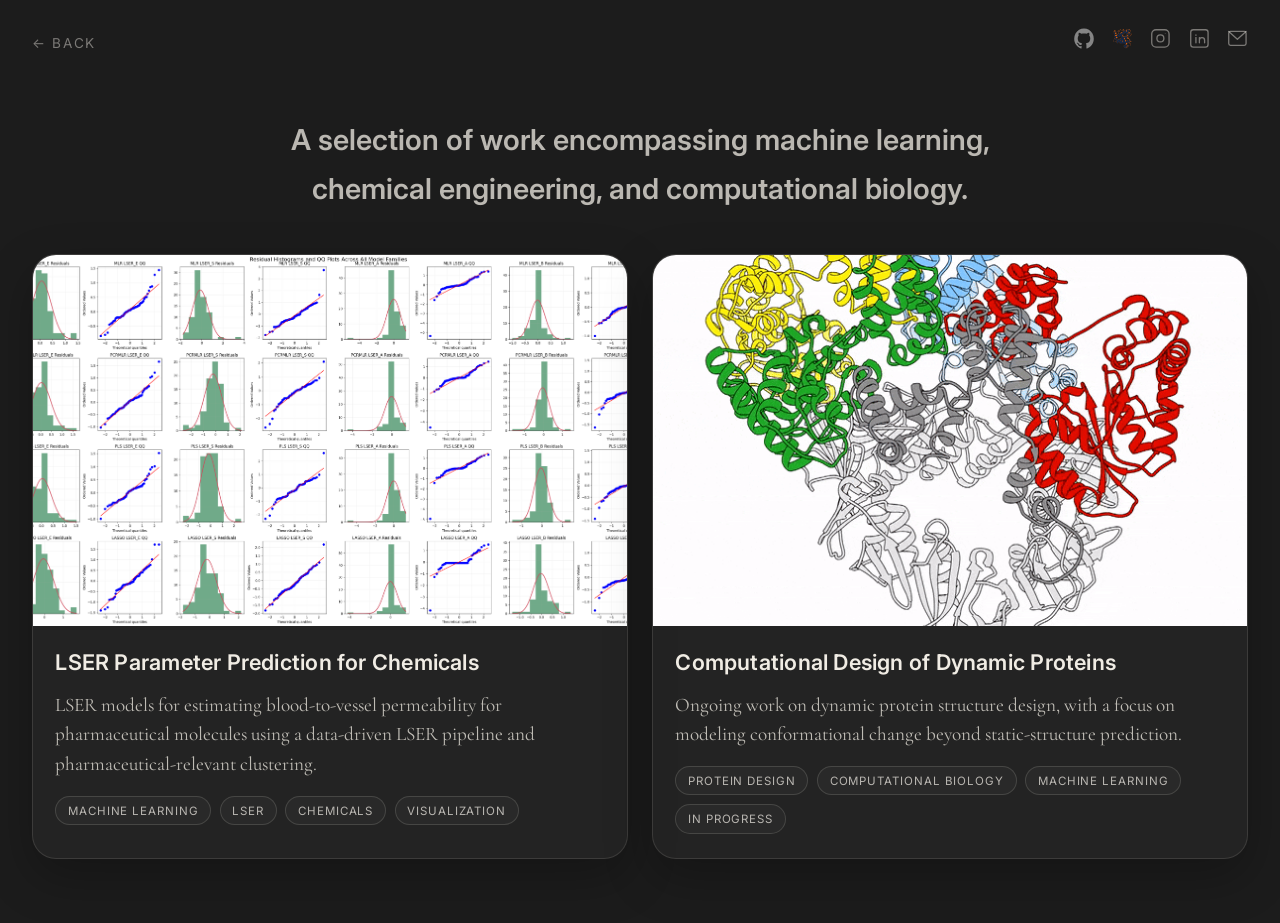
<file: projects/index.html>
<!DOCTYPE html>
<html lang="en">
<head>
  <meta charset="UTF-8" />
  <meta name="viewport" content="width=device-width, initial-scale=1.0" />
  <title>Projects — Architesh Prasad</title>
  <link rel="stylesheet" href="../style.css" />
  <link rel="preconnect" href="https://fonts.googleapis.com" />
  <link rel="preconnect" href="https://fonts.gstatic.com" crossorigin />
  <link href="https://fonts.googleapis.com/css2?family=Cormorant+Garamond:wght@300;400&family=Inter:wght@300;400;500;600&display=swap" rel="stylesheet" />
  <script src="https://3Dmol.csb.pitt.edu/build/3Dmol-min.js"></script>
</head>
<body>
  <div id="proteinViewer" class="protein-viewer"></div>
  <main class="projects-index">
    <a href="/" class="project-back">← Back</a>

    <section class="projects-header">
      <p class="projects-intro">
        A selection of work encompassing machine learning, chemical engineering, and computational biology.
      </p>
    </section>

    <section class="project-grid" aria-label="Project cards">
      <a class="project-card" href="./lser/">
        <div class="project-card-media">
          <img
            class="project-card-poster"
            src="./lser/assets/preview.png"
            alt="LSER project preview poster"
          />
          <iframe
            class="project-card-hover"
            src="./lser/assets/preview.html"
            title="LSER interactive preview"
            loading="lazy"
          ></iframe>
        </div>
        <div class="project-card-body">
          <h2 class="project-card-title">LSER Parameter Prediction for Chemicals</h2>
          <p class="project-card-description">
            LSER models for estimating blood-to-vessel permeability for pharmaceutical molecules using a data-driven LSER pipeline and pharmaceutical-relevant clustering.
          </p>
          <div class="project-card-tags" aria-label="Project tags">
            <span class="project-tag">Machine Learning</span>
            <span class="project-tag">LSER</span>
            <span class="project-tag">Chemicals</span>
            <span class="project-tag">Visualization</span>
          </div>
        </div>
      </a>

      <a class="project-card project-card--gif-preview" href="./dynamic-proteins/" aria-label="Computational Design of Dynamic Proteins">
        <div class="project-card-media">
          <img
            class="project-card-poster"
            src="./dynamic-proteins/assets/vanderbilt_kuriyan_poster.png"
            alt="Computational design of dynamic proteins preview poster"
          />
          <img
            class="project-card-hover project-card-hover-gif"
            data-hover-src="./vanderbilt_kuriyan.gif"
            alt=""
            aria-hidden="true"
          />
        </div>
        <div class="project-card-body">
          <h2 class="project-card-title">Computational Design of Dynamic Proteins</h2>
          <p class="project-card-description">
            Ongoing work on dynamic protein structure design, with a focus on modeling conformational change beyond static-structure prediction.
          </p>
          <div class="project-card-tags" aria-label="Project tags">
            <span class="project-tag">Protein Design</span>
            <span class="project-tag">Computational Biology</span>
            <span class="project-tag">Machine Learning</span>
            <span class="project-tag">In Progress</span>
          </div>
        </div>
      </a>
    </section>
  </main>

  <nav class="social-links">
    <a href="https://github.com/archiitectures" target="_blank" rel="noreferrer" aria-label="GitHub" class="github-link">
      <span class="github-static">
        <img src="../assets/icons/Github.svg" alt="" aria-hidden="true" />
      </span>
      <span class="github-hover">
        <video class="github-hover-video" muted loop playsinline preload="metadata" aria-hidden="true">
          <source src="../assets/icons/Github.webm" type="video/webm" />
        </video>
        <img class="github-hover-gif" src="../assets/icons/Github.gif" alt="" aria-hidden="true" />
      </span>
    </a>
    <button class="protein-toggle" id="proteinToggle" aria-label="Toggle protein background">
      <img src="../assets/icons/protein_bg_icon.svg" alt="" />
    </button>
    <a href="https://instagram.com/archiitectures" target="_blank" rel="noreferrer" aria-label="Instagram">
      <svg xmlns="http://www.w3.org/2000/svg" viewBox="0 0 24 24" fill="none" stroke="currentColor" stroke-width="1.5" stroke-linecap="round" stroke-linejoin="round">
        <rect x="2" y="2" width="20" height="20" rx="5" ry="5"/>
        <circle cx="12" cy="12" r="4"/>
        <circle cx="17.5" cy="6.5" r="0.5" fill="currentColor" stroke="none"/>
      </svg>
    </a>
    <a href="https://www.linkedin.com/in/architesh/" target="_blank" rel="noreferrer" aria-label="LinkedIn">
      <svg xmlns="http://www.w3.org/2000/svg" viewBox="0 0 24 24" fill="none" stroke="currentColor" stroke-width="1.5" stroke-linecap="round" stroke-linejoin="round">
        <rect x="2" y="2" width="20" height="20" rx="3"/>
        <line x1="8" y1="11" x2="8" y2="17"/>
        <line x1="8" y1="8" x2="8" y2="8.5"/>
        <path d="M12 11v6M12 14a3 3 0 0 1 6 0v3"/>
      </svg>
    </a>
    <a href="mailto:archiitectures@gmail.com" aria-label="Email">
      <svg xmlns="http://www.w3.org/2000/svg" viewBox="0 0 24 24" fill="none" stroke="currentColor" stroke-width="1.5" stroke-linecap="round" stroke-linejoin="round">
        <rect x="2" y="4" width="20" height="16" rx="2"/>
        <polyline points="2,4 12,13 22,4"/>
      </svg>
    </a>
  </nav>

  <script src="../script.js"></script>
</body>
</html>
</file>
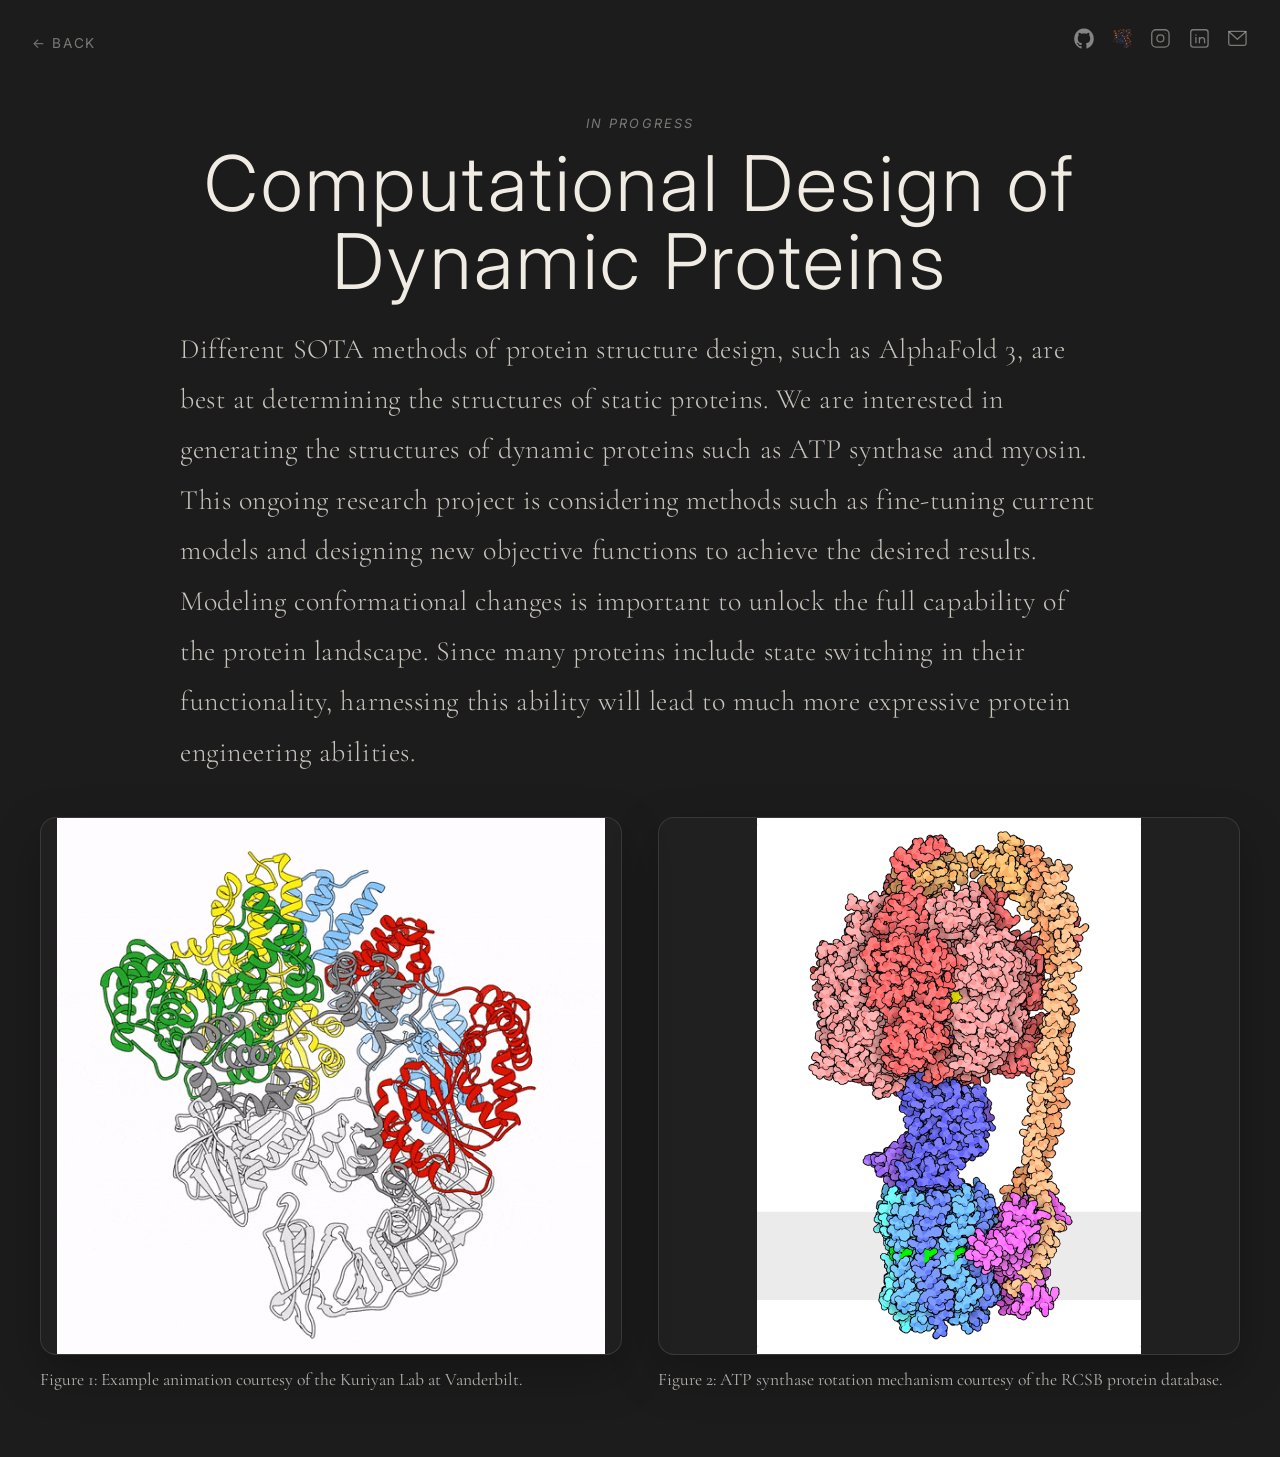
<file: projects/dynamic-proteins/index.html>
<!DOCTYPE html>
<html lang="en">
<head>
  <meta charset="UTF-8" />
  <meta name="viewport" content="width=device-width, initial-scale=1.0" />
  <title>Computational Design of Dynamic Proteins — Architesh Prasad</title>
  <link rel="stylesheet" href="../../style.css" />
  <link rel="preconnect" href="https://fonts.googleapis.com" />
  <link rel="preconnect" href="https://fonts.gstatic.com" crossorigin />
  <link href="https://fonts.googleapis.com/css2?family=Cormorant+Garamond:wght@300;400&family=Inter:wght@300;400&display=swap" rel="stylesheet" />
  <script src="https://3Dmol.csb.pitt.edu/build/3Dmol-min.js"></script>
</head>
<body>
  <div id="proteinViewer" class="protein-viewer"></div>
  <main class="project-page">
    <a href="/projects/" class="project-back">← Back</a>

    <section class="project-hero">
      <p class="project-kicker">In Progress</p>
      <h1 class="project-title">Computational Design of Dynamic Proteins</h1>
      <p class="project-description about-text">
        Different SOTA methods of protein structure design, such as AlphaFold 3, are best at determining the structures of static proteins. We are interested in generating the structures of dynamic proteins such as ATP synthase and myosin. This ongoing research project is considering methods such as fine-tuning current models and designing new objective functions to achieve the desired results. Modeling conformational changes is important to unlock the full capability of the protein landscape. Since many proteins include state switching in their functionality, harnessing this ability will lead to much more expressive protein engineering abilities.
      </p>
    </section>

    <section class="project-figures project-figures--two-up" aria-label="Project figures">
      <article class="figure-card">
        <div class="figure-frame figure-frame--media">
          <img
            class="figure-image"
            src="../vanderbilt_kuriyan.gif"
            alt="Dynamic protein concept animation"
            loading="lazy"
          />
        </div>
        <p class="figure-caption">Figure 1: Example animation courtesy of the Kuriyan Lab at Vanderbilt.</p>
      </article>

      <article class="figure-card">
        <div class="figure-frame figure-frame--media">
          <img
            class="figure-image"
            src="./assets/ATPsynthase_animated.gif"
            alt="ATP synthase rotation mechanism animation"
            loading="lazy"
          />
        </div>
        <p class="figure-caption">Figure 2: ATP synthase rotation mechanism courtesy of the RCSB protein database.</p>
      </article>
    </section>
  </main>

  <nav class="social-links">
    <a href="https://github.com/archiitectures" target="_blank" rel="noreferrer" aria-label="GitHub" class="github-link">
      <span class="github-static">
        <img src="../../assets/icons/Github.svg" alt="" aria-hidden="true" />
      </span>
      <span class="github-hover">
        <video class="github-hover-video" muted loop playsinline preload="metadata" aria-hidden="true">
          <source src="../../assets/icons/Github.webm" type="video/webm" />
        </video>
        <img class="github-hover-gif" src="../../assets/icons/Github.gif" alt="" aria-hidden="true" />
      </span>
    </a>
    <button class="protein-toggle" id="proteinToggle" aria-label="Toggle protein background">
      <img src="../../assets/icons/protein_bg_icon.svg" alt="" />
    </button>
    <a href="https://instagram.com/archiitectures" target="_blank" rel="noreferrer" aria-label="Instagram">
      <svg xmlns="http://www.w3.org/2000/svg" viewBox="0 0 24 24" fill="none" stroke="currentColor" stroke-width="1.5" stroke-linecap="round" stroke-linejoin="round">
        <rect x="2" y="2" width="20" height="20" rx="5" ry="5"/>
        <circle cx="12" cy="12" r="4"/>
        <circle cx="17.5" cy="6.5" r="0.5" fill="currentColor" stroke="none"/>
      </svg>
    </a>
    <a href="https://www.linkedin.com/in/architesh/" target="_blank" rel="noreferrer" aria-label="LinkedIn">
      <svg xmlns="http://www.w3.org/2000/svg" viewBox="0 0 24 24" fill="none" stroke="currentColor" stroke-width="1.5" stroke-linecap="round" stroke-linejoin="round">
        <rect x="2" y="2" width="20" height="20" rx="3"/>
        <line x1="8" y1="11" x2="8" y2="17"/>
        <line x1="8" y1="8" x2="8" y2="8.5"/>
        <path d="M12 11v6M12 14a3 3 0 0 1 6 0v3"/>
      </svg>
    </a>
    <a href="mailto:archiitectures@gmail.com" aria-label="Email">
      <svg xmlns="http://www.w3.org/2000/svg" viewBox="0 0 24 24" fill="none" stroke="currentColor" stroke-width="1.5" stroke-linecap="round" stroke-linejoin="round">
        <rect x="2" y="4" width="20" height="16" rx="2"/>
        <polyline points="2,4 12,13 22,4"/>
      </svg>
    </a>
  </nav>

  <script src="../../script.js"></script>
</body>
</html>
</file>
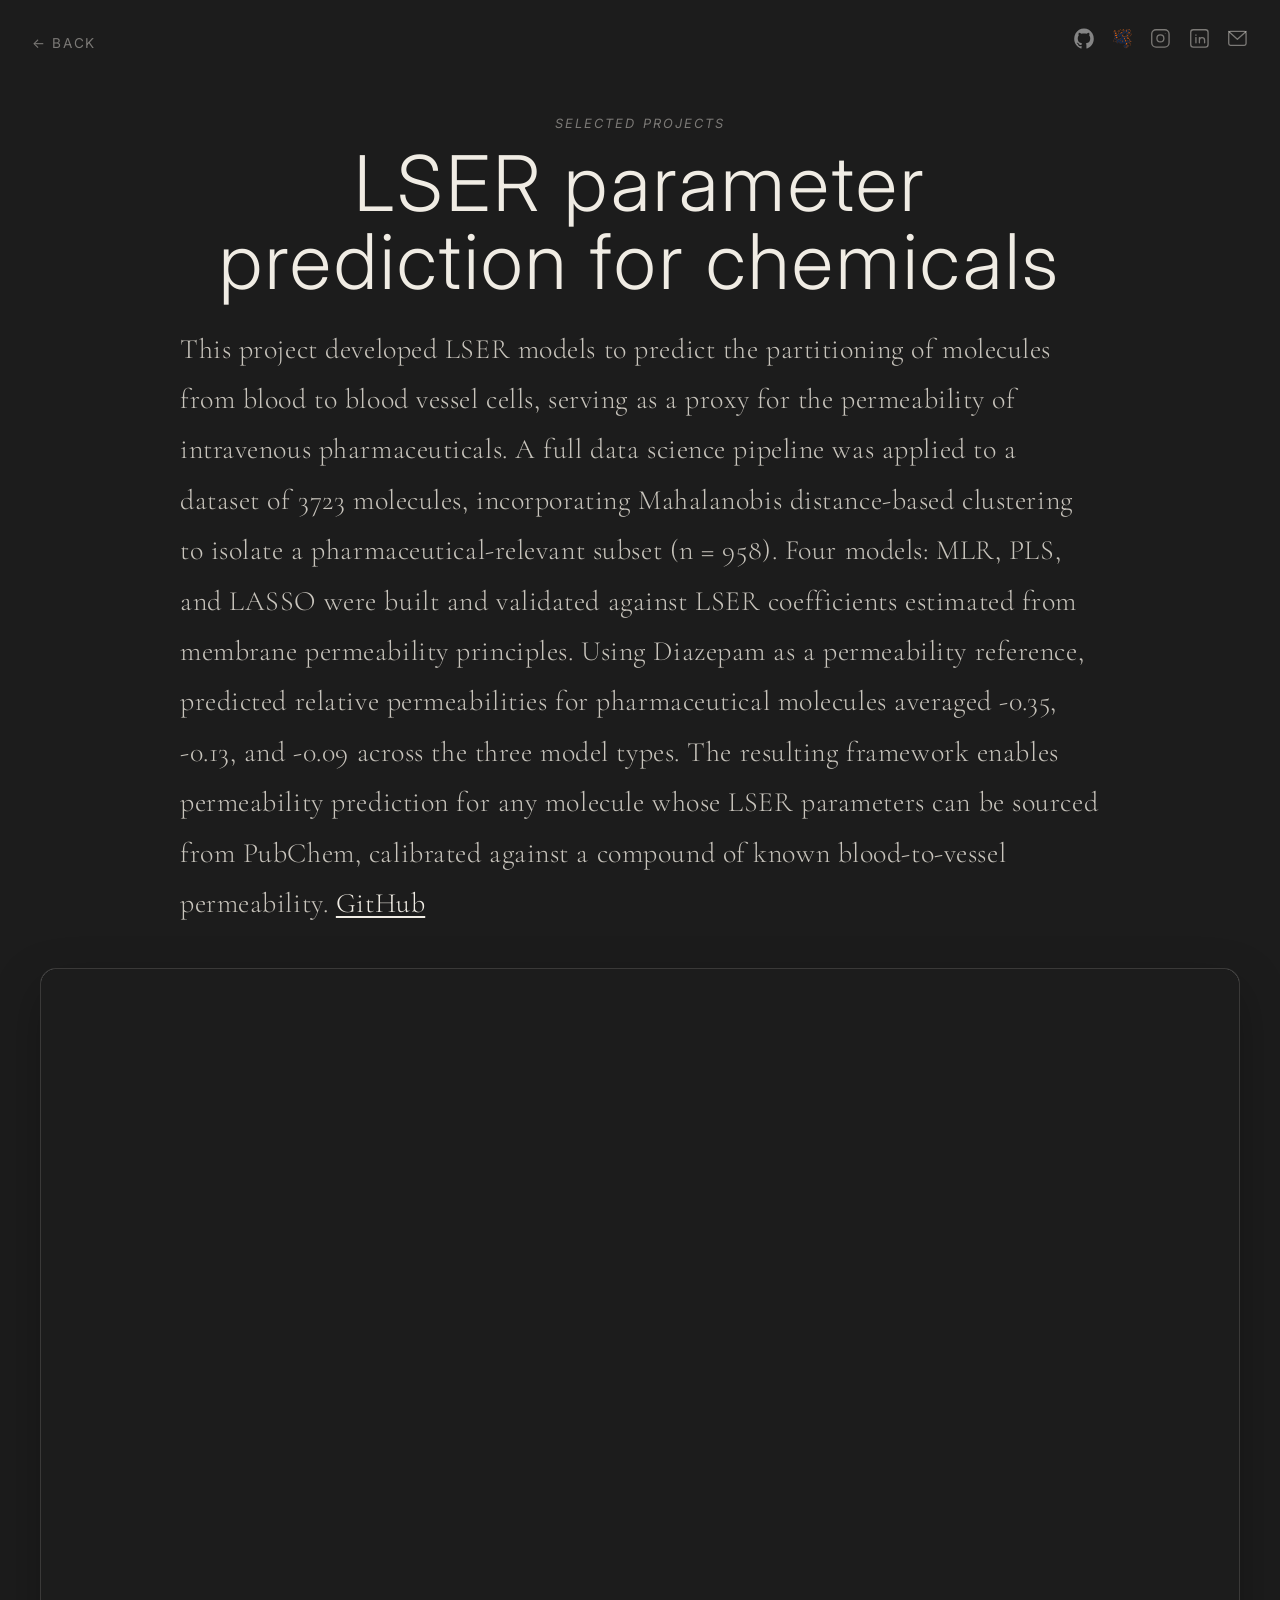
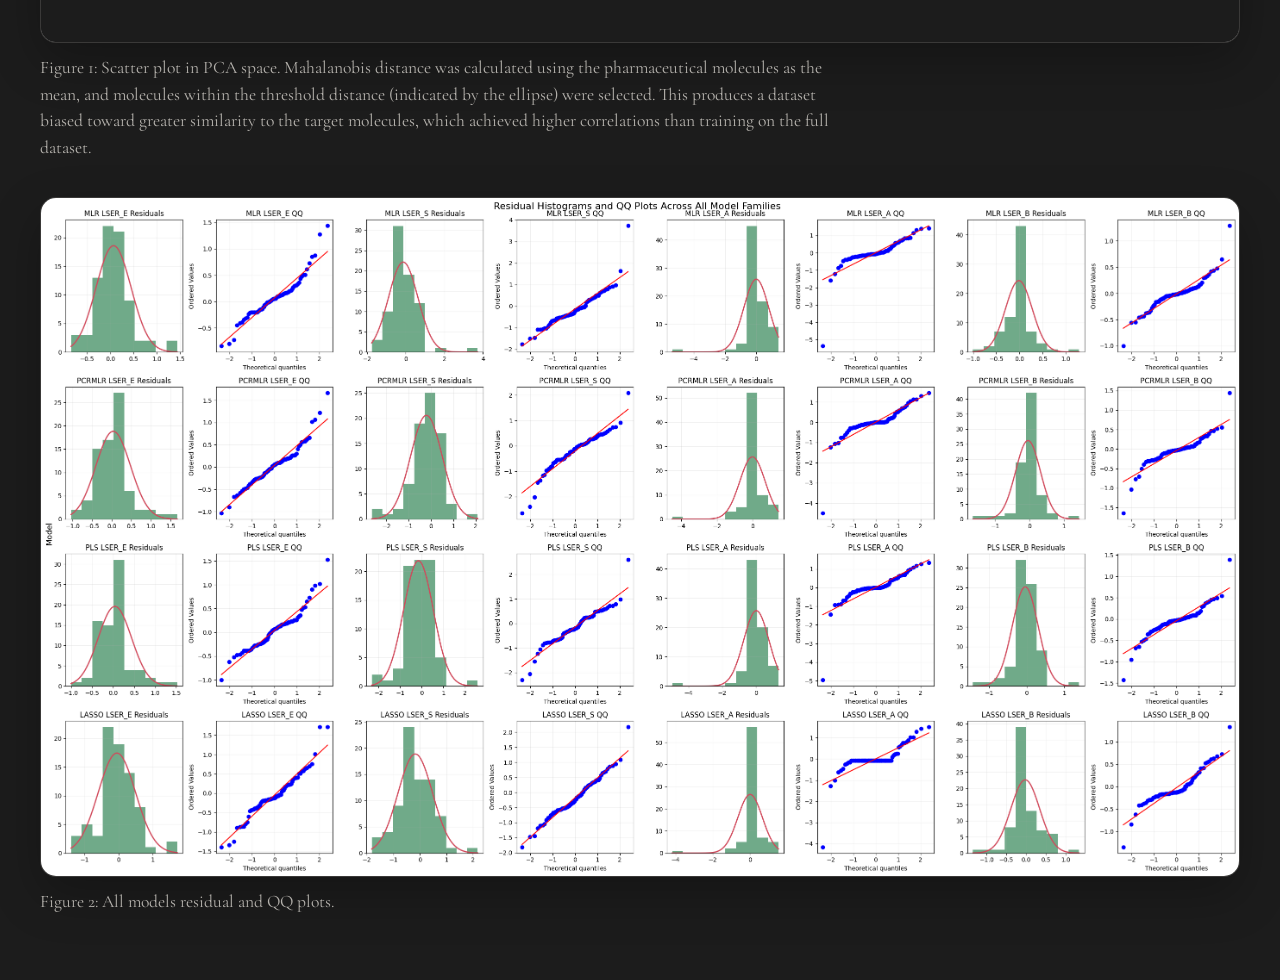
<file: projects/lser/index.html>
<!DOCTYPE html>
<html lang="en">
<head>
  <meta charset="UTF-8" />
  <meta name="viewport" content="width=device-width, initial-scale=1.0" />
  <title>LSER parameter prediction for chemicals — Architesh Prasad</title>
  <link rel="stylesheet" href="../../style.css" />
  <link rel="preconnect" href="https://fonts.googleapis.com" />
  <link rel="preconnect" href="https://fonts.gstatic.com" crossorigin />
  <link href="https://fonts.googleapis.com/css2?family=Cormorant+Garamond:wght@300;400&family=Inter:wght@300;400&display=swap" rel="stylesheet" />
  <script src="https://3Dmol.csb.pitt.edu/build/3Dmol-min.js"></script>
</head>
<body>
  <div id="proteinViewer" class="protein-viewer"></div>
  <main class="project-page">
    <a href="/projects/" class="project-back">← Back</a>

    <section class="project-hero">
      <p class="project-kicker">Selected Projects</p>
      <h1 class="project-title">LSER parameter prediction for chemicals</h1>
      <p class="project-description about-text">
        This project developed LSER models to predict the partitioning of molecules from blood to blood vessel cells, serving as a proxy for the permeability of intravenous pharmaceuticals. A full data science pipeline was applied to a dataset of 3723 molecules, incorporating Mahalanobis distance-based clustering to isolate a pharmaceutical-relevant subset (n = 958). Four models: MLR, PLS, and LASSO were built and validated against LSER coefficients estimated from membrane permeability principles. Using Diazepam as a permeability reference, predicted relative permeabilities for pharmaceutical molecules averaged -0.35, -0.13, and -0.09 across the three model types. The resulting framework enables permeability prediction for any molecule whose LSER parameters can be sourced from PubChem, calibrated against a compound of known blood-to-vessel permeability. <a href="https://github.com/archiitectures/LSER-Prediction-for-Chemicals/" target="_blank" rel="noreferrer" class="project-link">GitHub</a>
      </p>
    </section>

    <section class="project-figures" aria-label="Project figures">
      <article class="figure-card">
        <div class="figure-frame figure-frame--interactive">
          <iframe
            class="figure-embed"
            src="../lser-figures/interactive_mahalanobis_pca.html"
            title="Interactive Mahalanobis PCA figure"
            loading="lazy"
          ></iframe>
        </div>
        <p class="figure-caption">Figure 1: Scatter plot in PCA space. Mahalanobis distance was calculated using the pharmaceutical molecules as the mean, and molecules within the threshold distance (indicated by the ellipse) were selected. This produces a dataset biased toward greater similarity to the target molecules, which achieved higher correlations than training on the full dataset.</p>
      </article>

      <article class="figure-card">
        <div class="figure-frame">
          <img
            class="figure-image"
            src="../lser-figures/all_models_residuals_and_qq.png"
            alt="All models residuals and QQ figure"
            loading="lazy"
          />
        </div>
        <p class="figure-caption">Figure 2: All models residual and QQ plots.</p>
      </article>
    </section>
  </main>

  <nav class="social-links">
    <a href="https://github.com/archiitectures" target="_blank" rel="noreferrer" aria-label="GitHub" class="github-link">
      <span class="github-static">
        <img src="../../assets/icons/Github.svg" alt="" aria-hidden="true" />
      </span>
      <span class="github-hover">
        <video class="github-hover-video" muted loop playsinline preload="metadata" aria-hidden="true">
          <source src="../../assets/icons/Github.webm" type="video/webm" />
        </video>
        <img class="github-hover-gif" src="../../assets/icons/Github.gif" alt="" aria-hidden="true" />
      </span>
    </a>
    <button class="protein-toggle" id="proteinToggle" aria-label="Toggle protein background">
      <img src="../../assets/icons/protein_bg_icon.svg" alt="" />
    </button>
    <a href="https://instagram.com/archiitectures" target="_blank" rel="noreferrer" aria-label="Instagram">
      <svg xmlns="http://www.w3.org/2000/svg" viewBox="0 0 24 24" fill="none" stroke="currentColor" stroke-width="1.5" stroke-linecap="round" stroke-linejoin="round">
        <rect x="2" y="2" width="20" height="20" rx="5" ry="5"/>
        <circle cx="12" cy="12" r="4"/>
        <circle cx="17.5" cy="6.5" r="0.5" fill="currentColor" stroke="none"/>
      </svg>
    </a>
    <a href="https://www.linkedin.com/in/architesh/" target="_blank" rel="noreferrer" aria-label="LinkedIn">
      <svg xmlns="http://www.w3.org/2000/svg" viewBox="0 0 24 24" fill="none" stroke="currentColor" stroke-width="1.5" stroke-linecap="round" stroke-linejoin="round">
        <rect x="2" y="2" width="20" height="20" rx="3"/>
        <line x1="8" y1="11" x2="8" y2="17"/>
        <line x1="8" y1="8" x2="8" y2="8.5"/>
        <path d="M12 11v6M12 14a3 3 0 0 1 6 0v3"/>
      </svg>
    </a>
    <a href="mailto:archiitectures@gmail.com" aria-label="Email">
      <svg xmlns="http://www.w3.org/2000/svg" viewBox="0 0 24 24" fill="none" stroke="currentColor" stroke-width="1.5" stroke-linecap="round" stroke-linejoin="round">
        <rect x="2" y="4" width="20" height="16" rx="2"/>
        <polyline points="2,4 12,13 22,4"/>
      </svg>
    </a>
  </nav>

  <script src="../../script.js"></script>
</body>
</html>
</file>
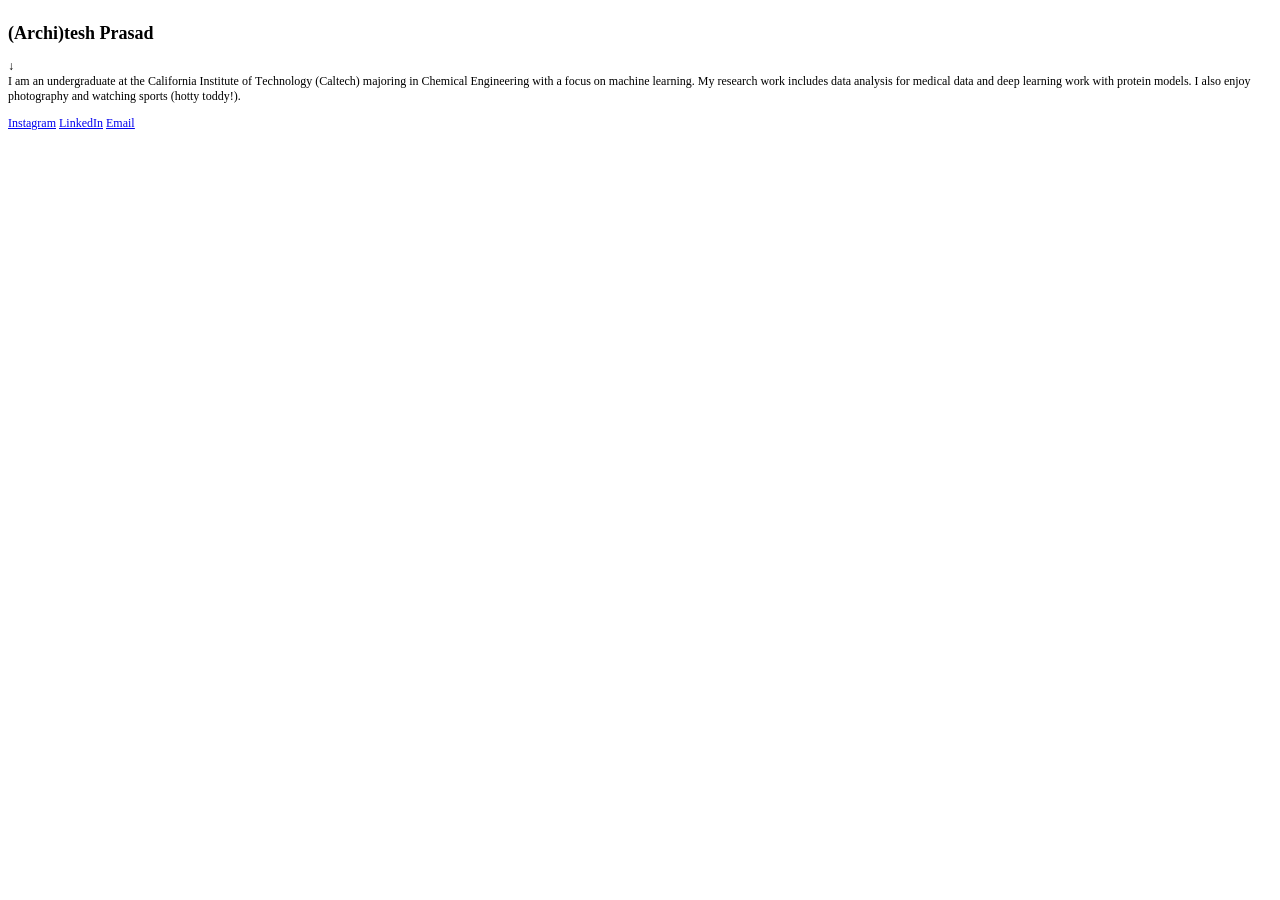
<file: index (1).html>
<!DOCTYPE html PUBLIC "-//W3C//DTD HTML 4.01//EN" "http://www.w3.org/TR/html4/strict.dtd">
<html>
<head>
  <meta http-equiv="Content-Type" content="text/html; charset=utf-8">
  <meta http-equiv="Content-Style-Type" content="text/css">
  <title></title>
  <meta name="Generator" content="Cocoa HTML Writer">
  <meta name="CocoaVersion" content="2575.7">
  <style type="text/css">
    p.p1 {margin: 0.0px 0.0px 0.0px 0.0px; font: 12.0px Times; -webkit-text-stroke: #000000; min-height: 14.0px}
    p.p3 {margin: 0.0px 0.0px 0.0px 0.0px; font: 12.0px 'Times New Roman'; -webkit-text-stroke: #000000}
    p.p4 {margin: 0.0px 0.0px 12.0px 0.0px; font: 12.0px Times; -webkit-text-stroke: #000000}
    p.p5 {margin: 0.0px 0.0px 0.0px 0.0px; font: 12.0px Times; color: #0000e9; -webkit-text-stroke: #0000e9}
    span.s1 {font-kerning: none}
    span.s2 {text-decoration: underline ; font-kerning: none}
    span.s3 {font-kerning: none; color: #000000; -webkit-text-stroke: 0px #000000}
    span.s4 {text-decoration: underline ; font-kerning: none; -webkit-text-stroke: 0px #0000e9}
  </style>
</head>
<body>
<p class="p1"><span class="s1"></span><br></p>
<h1 style="margin: 0.0px 0.0px 14.9px 0.0px; font: 18.0px Times; -webkit-text-stroke: #000000"><span class="s1"><b>(Archi)tesh Prasad</b></span></h1>
<p class="p3"><span class="s1">↓</span></p>
<p class="p4"><span class="s1">I am an undergraduate at the California Institute of Technology (Caltech) majoring in Chemical Engineering with a focus on machine learning. My research work includes data analysis for medical data and deep learning work with protein models. I also enjoy photography and watching sports (hotty toddy!).<span class="Apple-converted-space"> </span></span></p>
<p class="p5"><span class="s2"><a href="https://instagram.com/archiitectures">Instagram</a></span><span class="s3"> <a href="https://www.linkedin.com/in/architesh/"><span class="s4">LinkedIn</span></a> <a href="mailto:archiitectures@gmail.com"><span class="s4">Email</span></a><span class="Apple-converted-space"> </span></span></p>
</body>
</html>
</file>
<file: style.css>
/* ── Reset ── */
*, *::before, *::after { margin: 0; padding: 0; box-sizing: border-box; }

html { overflow-y: scroll; scroll-behavior: smooth; }

body {
  font-family: 'Inter', sans-serif;
  background: #1c1c1c;
  color: #d4d0c8;
  overflow-x: hidden;
}

body.project-site {
  background: #1c1c1c;
}

/* ── Hero ── */
.hero {
  position: relative;
  width: 100%;
  height: 100vh;
  overflow: hidden;
  display: flex;
  align-items: center;
  justify-content: center;
}

.hero-bg {
  position: absolute;
  inset: -10%;

  /* tiny blurred placeholder first, full image second */
  background-image:
    url('website_hero-small.jpg'),
    url('website_hero.webp');

  background-size: cover;
  background-position: center;
  background-color: #2a2a2a;

  transform: scale(1.12);
  transform-origin: center center;
  transition: transform 0.05s linear;
  will-change: transform;
}

.hero-bg::before {
  content: '';
  position: absolute;
  inset: 0;
  background-image: url('website_hero.webp');
  background-size: cover;
  background-position: center;
  opacity: 0;
  animation: heroImageFade 900ms ease-out forwards;
}

.hero-bg::after {
  content: '';
  position: absolute;
  inset: 0;
  background: rgba(0, 0, 0, 0.35);
}

@keyframes heroImageFade {
  to { opacity: 1; }
}

.hero-content {
  position: relative;
  z-index: 2;
  text-align: center;
  pointer-events: none;
}

.name {
  font-family: 'Inter', sans-serif;
  font-weight: 300;
  font-size: clamp(3rem, 10vw, 9rem);
  letter-spacing: 0.12em;
  color: #f0ece4;
  text-transform: none;
}

.scroll-hint {
  position: absolute;
  bottom: 2rem;
  left: 50%;
  transform: translateX(-50%);
  z-index: 2;
  color: rgba(240, 236, 228, 0.5);
  font-size: 1.4rem;
  animation: bob 2s ease-in-out infinite;
  pointer-events: none;
}

@keyframes bob {
  0%, 100% { transform: translateX(-50%) translateY(0); }
  50%       { transform: translateX(-50%) translateY(8px); }
}

/* ── About ── */
.about {
  position: relative;
  min-height: 100vh;
  background: #1c1c1c;
  display: flex;
  align-items: center;
  justify-content: center;
  padding: 6rem 2rem;
}

.about-inner {
  max-width: 640px;
  text-align: center;
  z-index: 1;
  display: flex;
  flex-direction: column;
  align-items: center;
}

.about-text {
  font-family: 'Cormorant Garamond', serif;
  font-size: clamp(1.25rem, 2.5vw, 1.75rem);
  font-weight: 300;
  line-height: 1.8;
  color: #c8c4bc;
  letter-spacing: 0.02em;
}

/* ── Hotty Toddy! ── */
.hotty-toddy {
  text-decoration: none;
  color: inherit;
}

.hotty, .toddy {
  transition: color 0.3s ease, font-weight 0.3s ease, font-size 0.3s ease;
}

.hotty-toddy:hover .hotty {
  color: #CE2029;
  font-weight: 640000;
  font-size: 1.03em;
}

.hotty-toddy:hover .toddy {
  color: #003087;
  font-weight: 640000;
  font-size: 1.03em;
}

/* ── Resume link in about me paragraph ── */
.resume-link {
  display: inline-block;
  margin-top: 2rem;
  font-family: 'Inter', sans-serif;
  font-weight: 300;
  font-size: 0.85rem;
  letter-spacing: 0.15em;
  color: rgba(240, 236, 228, 0.45);
  text-decoration: none;
  text-transform: uppercase;
  transition: color 0.3s ease;
}

.resume-link:hover {
  color: #f0ece4;
}

/* ── Social icons — fixed top right ── */
.social-links {
  position: fixed;
  top: 1.75rem;
  right: 2rem;
  z-index: 100;
  display: flex;
  gap: 1.1rem;
  align-items: center;
}

.social-links a {
  color: rgba(240, 236, 228, 0.45);
  text-decoration: none;
  transition: color 0.3s ease;
  display: flex;
  align-items: center;
}

.social-links a:hover {
  color: #f0ece4;
}

.social-links svg {
  width: 1.3rem;
  height: 1.3rem;
}

.github-link {
  position: relative;
  box-sizing: border-box;
  width: 1.3rem;
  height: 1.3rem;
  border: 0;
  border-radius: 0;
  overflow: visible;
  justify-content: center;
  align-items: center;
  background: transparent;
  transition: opacity 0.3s ease, color 0.3s ease;
}

.github-link:hover,
.github-link:focus-visible {
  color: #f0ece4;
}

.github-static,
.github-hover {
  position: absolute;
  inset: 0;
  display: grid;
  place-items: center;
  transition: opacity 0.2s ease;
}

.github-static img,
.github-hover-video,
.github-hover-gif {
  width: 100%;
  height: 100%;
  object-fit: contain;
  display: block;
  filter: brightness(0) saturate(100%) invert(0.52);
}

.github-hover {
  display: none;
  opacity: 0;
  pointer-events: none;
}

.github-hover-gif {
  opacity: 0;
}

.github-link.is-hovering .github-static {
  opacity: 0;
}

.github-link.is-hovering .github-hover {
  display: grid;
  opacity: 1;
  pointer-events: auto;
}

.github-link.is-hovering.github-gif-fallback .github-hover-video {
  display: none;
}

.github-link.is-hovering.github-gif-fallback .github-hover-gif {
  opacity: 1;
}

/* ── Instagram gradient animation ── */
@keyframes igGradient {
  0%   { color: #f58529; }
  25%  { color: #dd2a7b; }
  50%  { color: #8134af; }
  75%  { color: #515bd4; }
  100% { color: #f58529; }
}

.social-links a[aria-label="Instagram"] svg {
  transition: color 0.3s ease;
}

.social-links a[aria-label="Instagram"]:hover svg {
  animation: igGradient 3s linear infinite;
}

/* -- Linkedin fill animation -- */
.social-links a[aria-label="LinkedIn"] svg {
  transition: color 0.4s ease, background 0.4s ease;
  border-radius: 3px;
}

.social-links a[aria-label="LinkedIn"] svg rect {
  transition: fill 0.4s ease, stroke 0.4s ease;
}

.social-links a[aria-label="LinkedIn"] svg line,
.social-links a[aria-label="LinkedIn"] svg path {
  transition: stroke 0.4s ease;
}

.social-links a[aria-label="LinkedIn"]:hover svg {
  color: #0077B5;
  background: #0077B5;
}

.social-links a[aria-label="LinkedIn"]:hover svg rect {
  fill: #0077B5;
  stroke: #0077B5;
}

.social-links a[aria-label="LinkedIn"]:hover svg line,
.social-links a[aria-label="LinkedIn"]:hover svg path {
  stroke: #ffffff;
}

/* -- Email flip open animation */
.social-links a[aria-label="Email"] svg {
  overflow: visible;
}

.social-links a[aria-label="Email"] svg polyline {
  transform-origin: center center;
  transition: transform 0.3s ease;
}

.social-links a[aria-label="Email"]:hover svg polyline {
  transform: translateY(-16px) rotateX(180deg);
}

/* ──------------------------ Resume page ──----------------- */
.resume-page {
  position: relative;
  width: 100%;
  height: 100vh;
  background: #1c1c1c;
}

.resume-frame {
  width: 100%;
  height: 100%;
  border: none;
}

.resume-download {
  position: fixed;
  top: 1.75rem;
  right: 2rem;
  z-index: 100;
  color: rgba(240, 236, 228, 0.45);
  transition: color 0.3s ease;
  display: flex;
  align-items: center;
}

.resume-download:hover {
  color: #f0ece4;
}

.resume-download svg {
  width: 1.3rem;
  height: 1.3rem;
}


/* ── Download icon animation ── */
.dl-icon {
  width: 1.3rem;
  height: 1.3rem;
  overflow: visible;
}

/* Ring starts as just the bottom arc (like a tray), expands to full circle on hover */
.dl-ring {
  stroke-dasharray: 56.5; /* full circumference of r=9 circle */
  stroke-dashoffset: 42.4; /* hides ~75% so only bottom arc shows */
  transform-origin: center;
  transform: rotate(-45deg);
  transition: stroke-dashoffset 0.4s ease 0.2s, transform 0.4s ease 0.2s;
}

.dl-shaft {
  transition: transform 0.3s ease;
  transform-origin: center;
}

.dl-arrow {
  transition: transform 0.3s ease;
  transform-origin: center;
}

/* On hover: arrow drops down, ring completes */
.resume-download:hover .dl-shaft {
  transform: translateY(2px);
}

.resume-download:hover .dl-arrow {
  transform: translateY(2px);
}

.resume-download:hover .dl-ring {
  stroke-dashoffset: 0;
  transform: rotate(-45deg);
}


/* ──----------------- Protein toggle (main page)──------------------- */
.protein-toggle {
  background: none;
  border: none;
  cursor: pointer;
  padding: 0;
  display: flex;
  align-items: center;
  color: rgba(240, 236, 228, 0.45);
  transition: color 0.3s ease;
}

.protein-toggle:hover {
  color: #f0ece4;
}

.protein-toggle img {
  width: 1.3rem;
  height: 1.3rem;
  opacity: 0.45;
  filter: invert(1);
  transition: filter 1.5s ease, opacity 0.3s ease;
}

.protein-toggle:hover img {
  filter: invert(0);
  opacity: 1;
}

.protein-toggle.active img {
  filter: invert(0);
  opacity: 1;
}

.protein-toggle svg {
  width: 1.3rem;
  height: 1.3rem;
}
/* ── Protein viewer (animation)── */
.protein-viewer {
  position: absolute;
  inset: 0;
  opacity: 0;
  transition: opacity 1.5s ease;
  pointer-events: none;
  z-index: 0;
}

.about.protein-active .protein-viewer,
body.protein-active .protein-viewer {
  opacity: 1;
  pointer-events: auto;
}

/* ── Projects index ── */
.projects-index {
  position: relative;
  min-height: 100vh;
  padding: 2rem 2rem 4rem;
  background: transparent;
  color: #d4d0c8;
  z-index: 1;
}

.projects-header {
  max-width: 980px;
  margin: 4rem auto 2.5rem;
  text-align: center;
}

.projects-intro {
  max-width: 760px;
  margin: 0 auto;
  font-family: 'Inter', sans-serif;
  font-size: 1.8rem;
  line-height: 1.7;
  color: rgba(240, 236, 228, 0.75);
  font-weight: 600;
}

.project-grid {
  max-width: 1240px;
  margin: 0 auto;
  display: grid;
  grid-template-columns: repeat(2, minmax(0, 1fr));
  gap: 1.5rem;
}

.project-card {
  position: relative;
  display: flex;
  flex-direction: column;
  border-radius: 1.5rem;
  overflow: hidden;
  text-decoration: none;
  color: inherit;
  background: rgba(255, 255, 255, 0.03);
  border: 1px solid rgba(240, 236, 228, 0.12);
  box-shadow: 0 18px 48px rgba(0, 0, 0, 0.25);
  min-height: 520px;
}

.project-card-media {
  position: relative;
  aspect-ratio: 16 / 10;
  background: #1c1c1c;
  overflow: hidden;
}

.project-card-poster,
.project-card-hover {
  position: absolute;
  inset: 0;
  width: 100%;
  height: 100%;
}

.project-card-poster {
  object-fit: cover;
  transition: opacity 0.35s ease, transform 0.35s ease;
}

.project-card-hover {
  border: 0;
  opacity: 0;
  transition: opacity 0.35s ease, transform 0.35s ease;
  pointer-events: none;
  background: #1c1c1c;
}

.project-card-hover-gif {
  display: none;
  object-fit: cover;
}

.project-card:hover .project-card-poster,
.project-card:focus-visible .project-card-poster {
  opacity: 0;
  transform: scale(1.02);
}

.project-card:hover .project-card-hover,
.project-card:focus-visible .project-card-hover {
  opacity: 1;
  transform: scale(1.02);
}

.project-card--gif-preview .project-card-hover-gif {
  opacity: 0;
  transition: opacity 0.35s ease, transform 0.35s ease;
}

.project-card--gif-preview.is-hovering .project-card-poster {
  opacity: 0;
  transform: scale(1.02);
}

.project-card--gif-preview.is-hovering .project-card-hover-gif {
  display: block;
  opacity: 1;
  transform: scale(1.02);
}

.project-card-body {
  display: flex;
  flex-direction: column;
  gap: 1rem;
  padding: 1.4rem 1.4rem 1.5rem;
}

.project-card-title {
  font-family: 'Inter', sans-serif;
  font-weight: 600;
  font-size: 1.35rem;
  letter-spacing: 0.01em;
  color: #f0ece4;
}

.project-card-description {
  font-family: 'Cormorant Garamond', serif;
  font-size: 1.2rem;
  line-height: 1.55;
  color: rgba(240, 236, 228, 0.76);
}

.project-card-tags {
  display: flex;
  flex-wrap: wrap;
  gap: 0.55rem;
}

.project-tag {
  display: inline-flex;
  align-items: center;
  padding: 0.42rem 0.72rem;
  border-radius: 999px;
  border: 1px solid rgba(240, 236, 228, 0.14);
  background: rgba(255, 255, 255, 0.03);
  font-family: 'Inter', sans-serif;
  font-size: 0.72rem;
  letter-spacing: 0.08em;
  text-transform: uppercase;
  color: rgba(240, 236, 228, 0.72);
}

/* ── Project detail page ── */
.project-page {
  position: relative;
  min-height: 100vh;
  padding: 2rem 2rem 4rem;
  background: transparent;
  color: #d4d0c8;
  z-index: 1;
}

.project-back {
  display: inline-block;
  color: rgba(240, 236, 228, 0.45);
  text-decoration: none;
  font-family: 'Inter', sans-serif;
  font-size: 0.85rem;
  letter-spacing: 0.12em;
  text-transform: uppercase;
  transition: color 0.3s ease;
}

.project-back:hover {
  color: #f0ece4;
}

.project-hero {
  max-width: 920px;
  margin: 4rem auto 2.5rem;
}

.project-kicker {
  font-family: 'Inter', sans-serif;
  font-size: 0.8rem;
  letter-spacing: 0.16em;
  text-transform: uppercase;
  color: rgba(240, 236, 228, 0.45);
  margin-bottom: 0.85rem;
  text-align: center;
  font-style: italic;
}

.project-title {
  font-family: 'Inter', sans-serif;
  font-weight: 300;
  font-size: clamp(2.5rem, 6vw, 5.5rem);
  letter-spacing: 0.04em;
  color: #f0ece4;
  line-height: 1.02;
  width: 100%;
  max-width: none;
  text-align: center;
}

.project-description {
  max-width: 920px;
  margin-top: 1.4rem;
}

.project-link {
  color: #f0ece4;
  text-decoration: underline;
  text-underline-offset: 0.15em;
}

.project-figures {
  max-width: 1200px;
  margin: 0 auto;
  display: grid;
  grid-template-columns: 1fr;
  gap: 2.25rem;
  align-items: start;
}

.project-figures--two-up {
  grid-template-columns: repeat(2, minmax(0, 1fr));
}

.figure-card {
  display: flex;
  flex-direction: column;
  gap: 0.75rem;
}

.figure-frame {
  width: 100%;
  border: 1px solid rgba(240, 236, 228, 0.12);
  border-radius: 1rem;
  overflow: hidden;
  background: rgba(255, 255, 255, 0.02);
  box-shadow: 0 18px 48px rgba(0, 0, 0, 0.25);
}

.figure-frame--media {
  height: clamp(320px, 42vw, 560px);
}

.figure-frame--interactive {
  aspect-ratio: 16 / 9;
}

.figure-embed {
  width: 100%;
  height: 100%;
  min-height: 640px;
  border: 0;
  display: block;
  background: #ffffff;
}

.figure-image {
  width: 100%;
  height: auto;
  display: block;
}

.figure-frame--media .figure-image {
  height: 100%;
  object-fit: contain;
}

.figure-caption {
  font-family: 'Cormorant Garamond', serif;
  font-size: 1.1rem;
  line-height: 1.5;
  color: rgba(240, 236, 228, 0.72);
  max-width: 100ch;
}

@media (max-width: 900px) {
  .projects-index,
  .project-page {
    padding-inline: 1.2rem;
  }

  .projects-header,
  .project-hero {
    margin-top: 2.5rem;
  }

  .project-grid {
    grid-template-columns: 1fr;
  }

  .project-figures--two-up {
    grid-template-columns: 1fr;
  }

  .figure-frame--media {
    height: 320px;
  }

  .project-card {
    min-height: 480px;
  }

  .figure-embed {
    min-height: 480px;
  }
}

@media (max-width: 640px) {
  .projects-index,
  .project-page {
    padding-top: 1.2rem;
  }

  .project-title {
    max-width: none;
  }

  .project-card {
    min-height: 440px;
  }

  .figure-embed {
    min-height: 360px;
  }
}

/* ── Reduced motion (last block always)── */

@media (prefers-reduced-motion: reduce) {
  .hero-bg { transition: none; }
  .scroll-hint { animation: none; }
  .social-links a[aria-label="Instagram"] svg { animation: none; }
}
</file>
